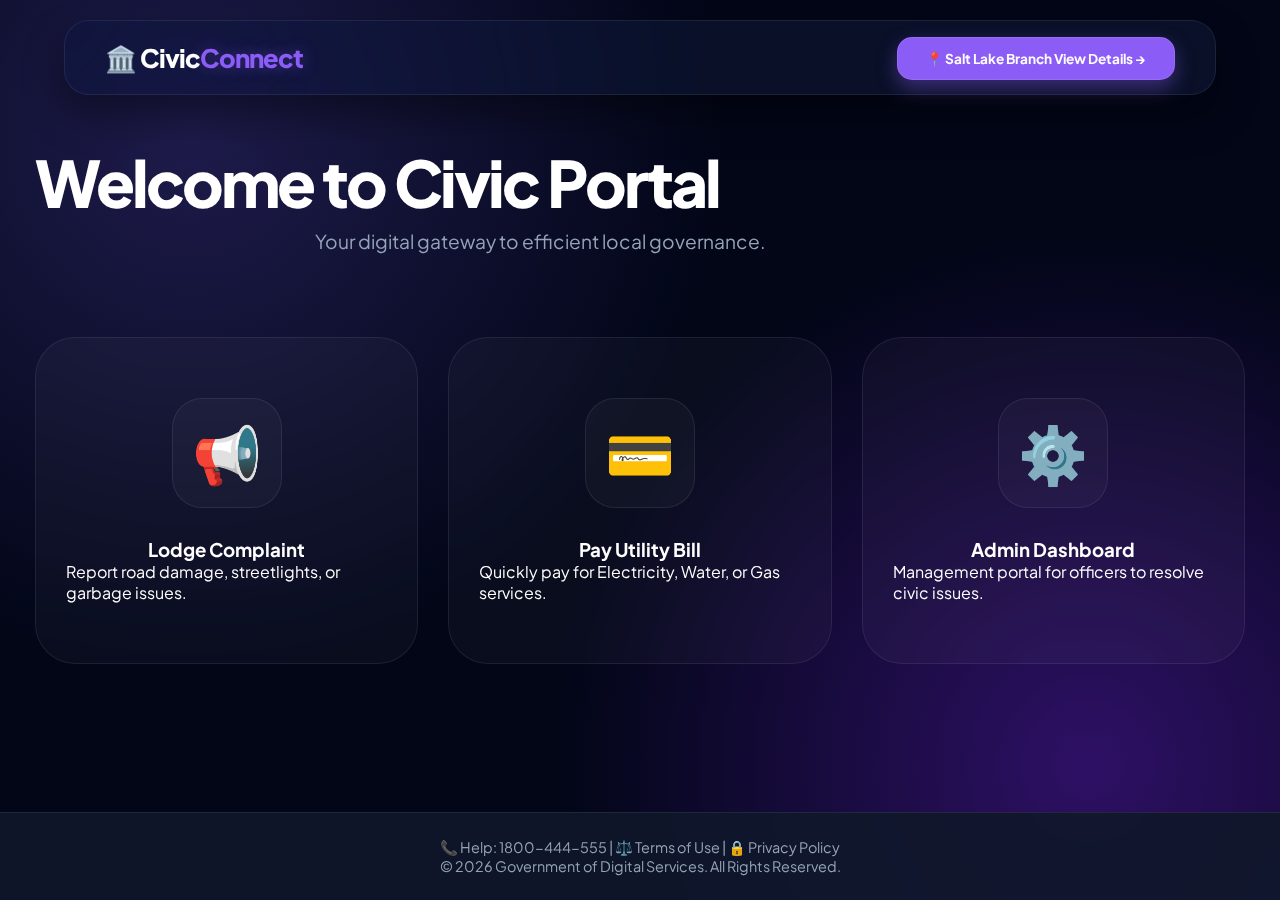
<file: index.html>
<!DOCTYPE html>
<html lang="en">
<head>
    <meta charset="UTF-8">
    <meta name="viewport" content="width=device-width, initial-scale=1.0">
    <title>CivicConnect | Smart Kiosk</title>
    <link rel="stylesheet" href="style.css">
</head>
<body>

    <nav class="navbar">
    <div class="nav-logo">🏛️ Civic<span>Connect</span></div>
    
    <div class="branch-nav-item">
        <a href="branch-info.html" class="branch-trigger-link">
            📍 Salt Lake Branch <span>View Details →</span>
        </a>
    </div>
</nav>

    <div class="kiosk-wrapper">
        <header class="hero-section">
            <h1>Welcome to Civic Portal</h1>
            <p>Your digital gateway to efficient local governance.</p>
        </header>

        <main class="menu-grid">
            <a href="complaint.html" class="service-card">
                <div class="icon-box">📢</div>
                <h3>Lodge Complaint</h3>
                <p>Report road damage, streetlights, or garbage issues.</p>
            </a>

            <a href="payment.html" class="service-card">
                <div class="icon-box">💳</div>
                <h3>Pay Utility Bill</h3>
                <p>Quickly pay for Electricity, Water, or Gas services.</p>
            </a>
            <a href="admin.html" class="service-card admin-btn">
                <div class="icon-box">⚙️</div>
                <h3>Admin Dashboard</h3>
                <p>Management portal for officers to resolve civic issues.</p>
            </a>
        </main>
    </div>

    <footer class="footer">
        <div class="footer-links">
            <span>📞 Help: 1800-444-555</span> | 
            <span>⚖️ Terms of Use</span> | 
            <span>🔒 Privacy Policy</span>
        </div>
        <p>© 2026 Government of Digital Services. All Rights Reserved.</p>
    </footer>

    <script>
        // Function to toggle the Branch Details popup
        function toggleBranch() {
            const content = document.getElementById('branchDetails');
            content.classList.toggle('show');
        }

        // Close the dropdown if the user clicks outside of it
        window.onclick = function(event) {
            if (!event.target.matches('.branch-trigger')) {
                const dropdowns = document.getElementsByClassName("branch-content");
                for (let i = 0; i < dropdowns.length; i++) {
                    const openDropdown = dropdowns[i];
                    if (openDropdown.classList.contains('show')) {
                        openDropdown.classList.remove('show');
                    }
                }
            }
        }
    </script>
    
    <script src="script.js"></script>
</body>
</html>
</file>
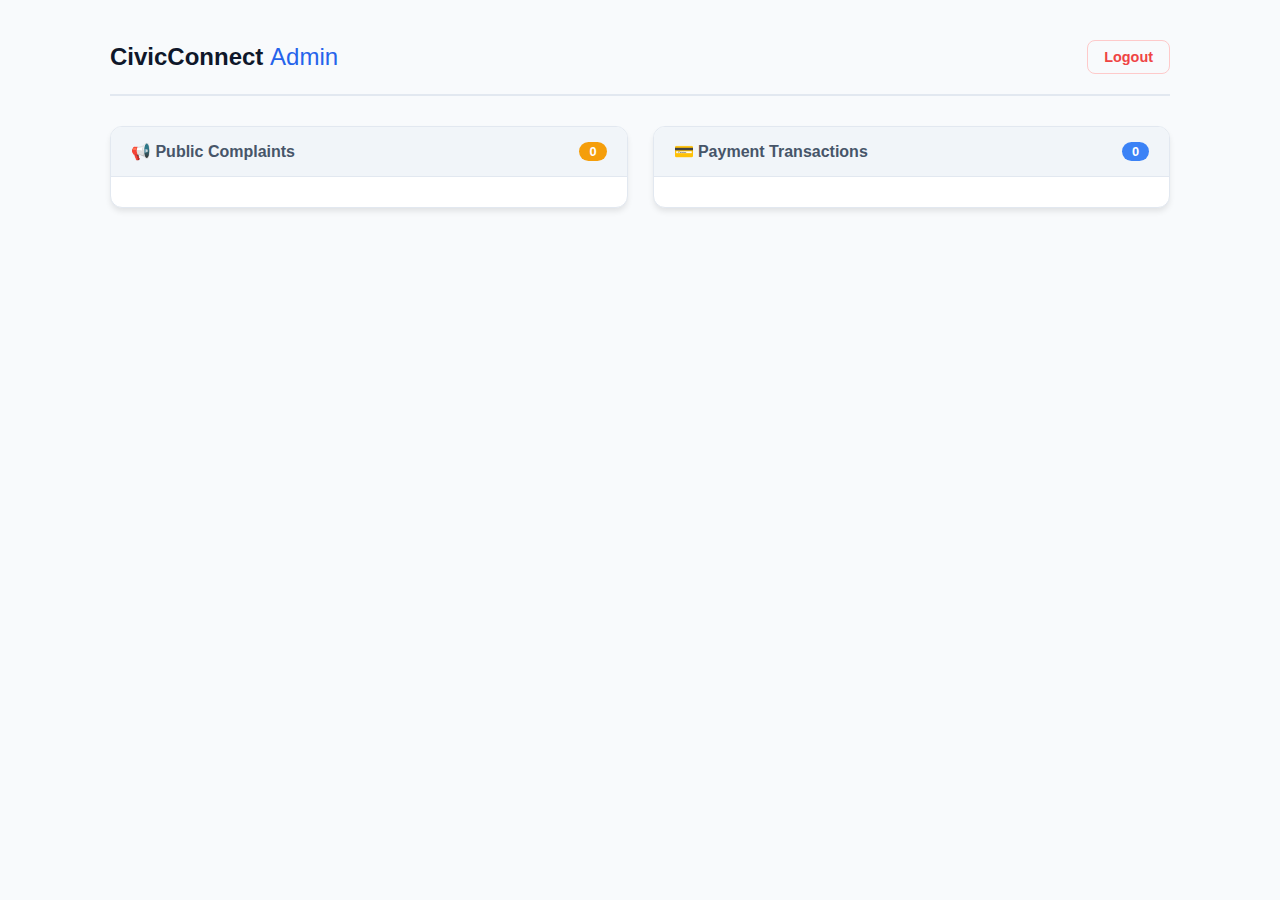
<file: admin.html>
<!DOCTYPE html>
<html lang="en">
<head>
  <meta charset="UTF-8">
  <title>Admin Dashboard | CivicConnect</title>
  <link rel="stylesheet" href="admin.css">
</head>

<body>
  <div class="admin-wrapper">
    <nav class="admin-nav">
      <h1>CivicConnect <span>Admin</span></h1>
      <a href="index.html" class="exit-btn">Logout</a>
    </nav>

    <main class="dashboard-content">
      <section class="data-card">
        <div class="card-header">
          <h3>📢 Public Complaints</h3>
          <span class="count-badge" id="complaintCount">0</span>
        </div>
        <div class="list-container">
          <ul id="complaintList">
            </ul>
        </div>
      </section>

      <section class="data-card">
        <div class="card-header">
          <h3>💳 Payment Transactions</h3>
          <span class="count-badge blue" id="paymentCount">0</span>
        </div>
        <div class="list-container">
          <ul id="paymentList">
            </ul>
        </div>
      </section>
    </main>
  </div>

  <script src="script.js"></script>
</body>
</html>
</file>
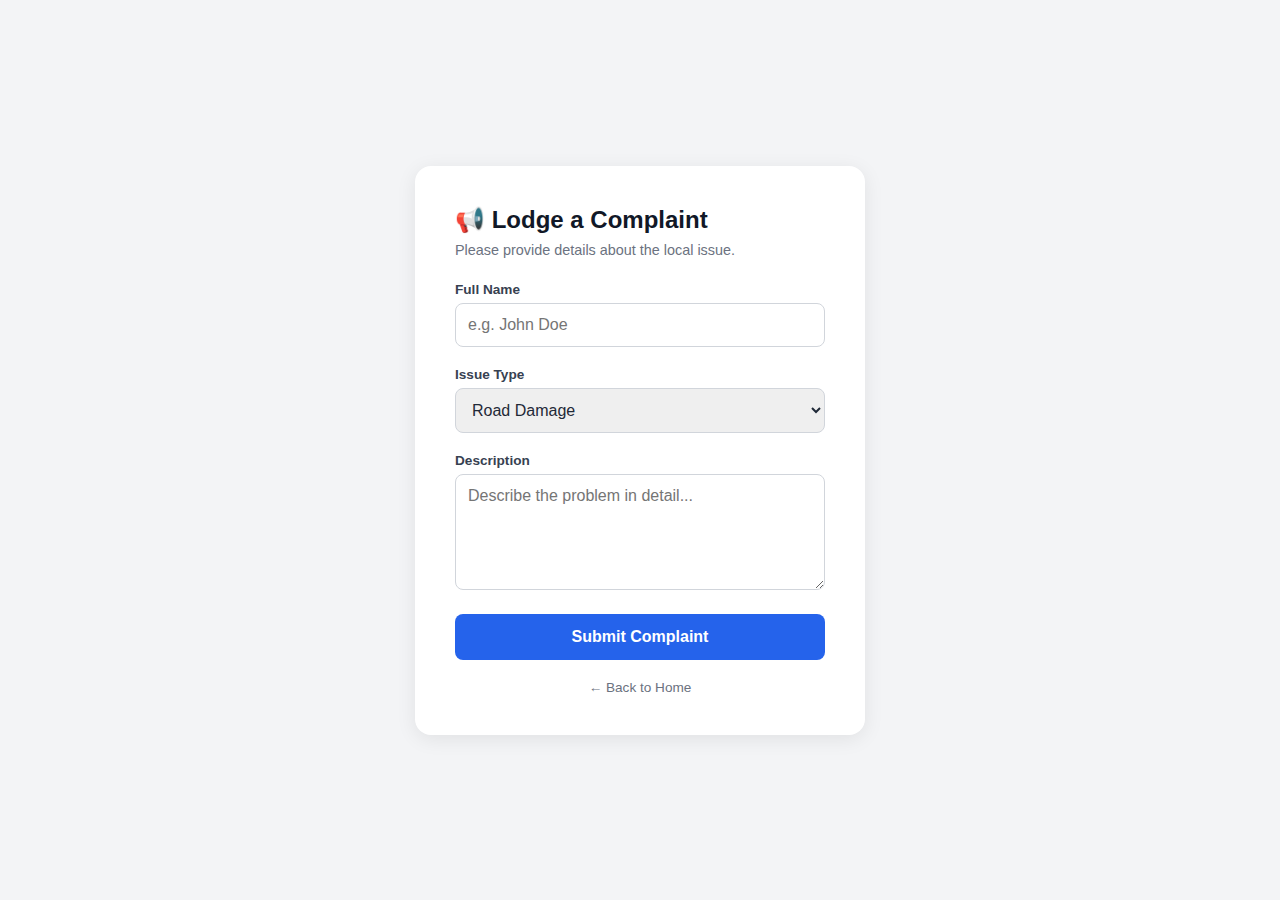
<file: complaint.html>
<!DOCTYPE html>
<html lang="en">
<head>
  <meta charset="UTF-8">
  <title>Register Complaint | CivicConnect</title>
  <link rel="stylesheet" href="complaint.css">
</head>

<body>
  <div class="form-container">
    <h2>📢 Lodge a Complaint</h2>
    <p class="subtitle">Please provide details about the local issue.</p>

    <form id="complaintForm">
      <div class="input-group">
        <label for="name">Full Name</label>
        <input type="text" id="name" placeholder="e.g. John Doe" required>
      </div>

      <div class="input-group">
        <label for="type">Issue Type</label>
        <select id="type">
          <option>Road Damage</option>
          <option>Water Leakage</option>
          <option>Street Light</option>
          <option>Garbage Disposal</option>
        </select>
      </div>

      <div class="input-group">
        <label for="description">Description</label>
        <textarea id="description" rows="5" placeholder="Describe the problem in detail..." required></textarea>
      </div>

      <button type="submit" class="submit-btn">Submit Complaint</button>
    </form>

    <p id="complaintMessage"></p>
    
    <a href="index.html" class="home-link">← Back to Home</a>
  </div>

  <script src="script.js"></script>
</body>
</html>
</file>
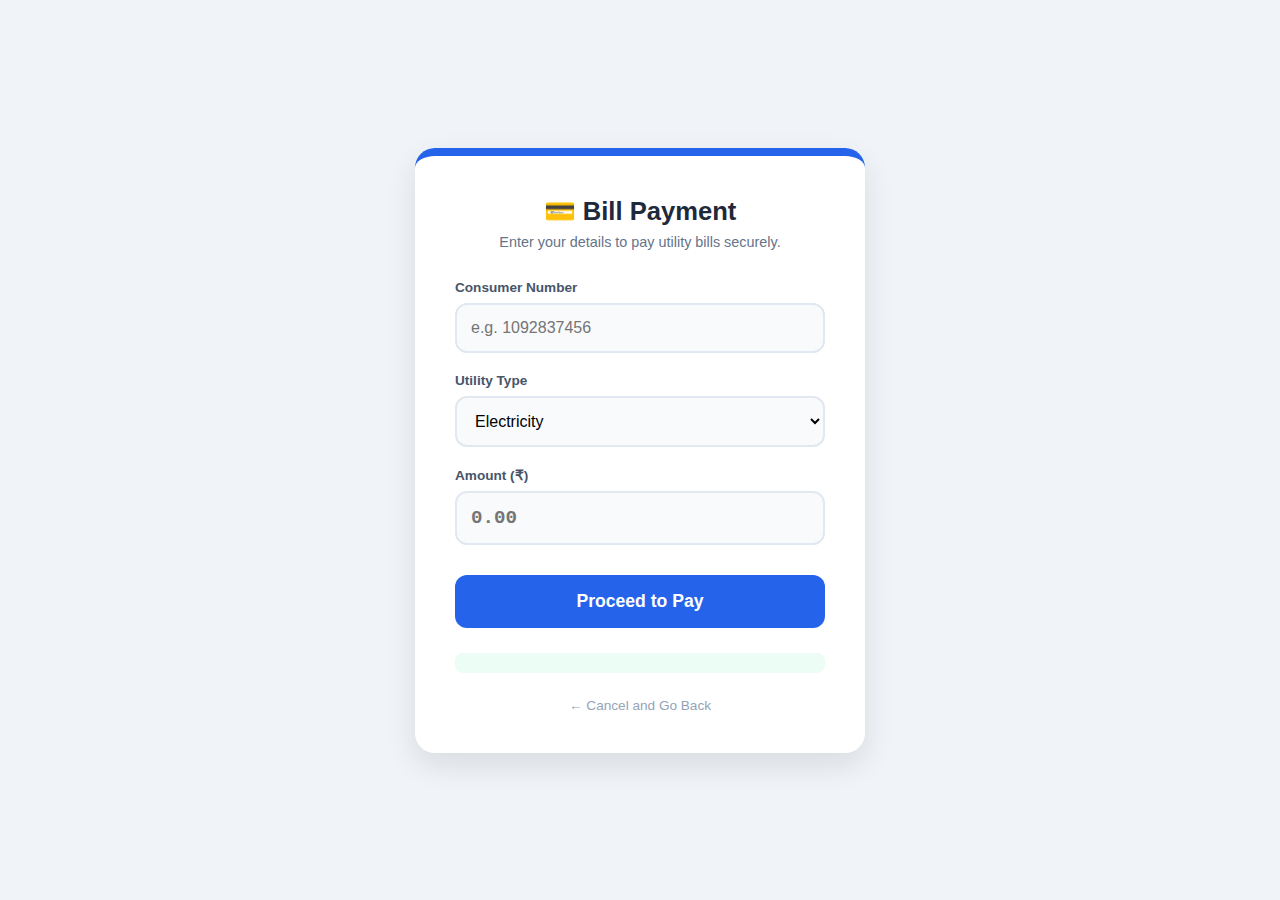
<file: payment.html>
<!DOCTYPE html>
<html lang="en">
<head>
  <meta charset="UTF-8">
  <title>Pay Bill | CivicConnect</title>
  <link rel="stylesheet" href="payment.css">
</head>

<body>
  <div class="payment-container">
    <div class="header-section">
      <h2>💳 Bill Payment</h2>
      <p class="subtitle">Enter your details to pay utility bills securely.</p>
    </div>

    <form id="paymentForm">
      <div class="field-box">
        <label for="consumerNumber">Consumer Number</label>
        <input type="text" id="consumerNumber" placeholder="e.g. 1092837456" required>
      </div>

      <div class="field-box">
        <label for="billType">Utility Type</label>
        <select id="billType">
          <option>Electricity</option>
          <option>Water</option>
          <option>Gas</option>
          <option>Property Tax</option>
        </select>
      </div>

      <div class="field-box">
        <label for="amount">Amount (₹)</label>
        <input type="number" id="amount" placeholder="0.00" min="1" required>
      </div>

      <button type="submit" class="pay-btn">Proceed to Pay</button>
    </form>

    <p id="paymentMessage"></p>
    
    <a href="index.html" class="home-btn"> ← Cancel and Go Back</a>
  </div>

  <script src="script.js"></script>
</body>
</html>
</file>
<file: style.css>
/* --- Elite Global style.css (Heavy-Duty Edition) --- */
@import url('https://fonts.googleapis.com/css2?family=Plus+Jakarta+Sans:wght@400;600;800&display=swap');

:root {
    --primary: #8b5cf6; /* Matches branch.css */
    --primary-glow: rgba(139, 92, 246, 0.4);
    --navy: #020617; /* High-contrast navy */
    --bg-light: #0f172a; 
    --white: #ffffff;
    --text-muted: #94a3b8;
    --glass: rgba(255, 255, 255, 0.03);
    --glass-border: rgba(255, 255, 255, 0.08);
}

* {
    margin: 0;
    padding: 0;
    box-sizing: border-box;
    font-family: 'Plus Jakarta Sans', system-ui, -apple-system, sans-serif;
}

body {
    /* Radial gradients from branch.css */
    background-color: var(--navy);
    background-image: radial-gradient(circle at 15% 15%, #1e1b4b 0%, transparent 40%),
                      radial-gradient(circle at 85% 85%, #2e1065 0%, transparent 40%);
    color: var(--white);
    padding-top: 110px; 
    padding-bottom: 90px; 
    min-height: 100vh;
    overflow-x: hidden;
    -webkit-font-smoothing: antialiased;
}

/* --- 🏛️ Floating Glass Navbar --- */
.navbar {
    position: fixed;
    top: 20px; 
    left: 50%;
    transform: translateX(-50%);
    width: 90%; 
    max-width: 1200px;
    height: 75px;
    background: rgba(15, 23, 42, 0.6);
    backdrop-filter: blur(20px) saturate(180%);
    border: 1px solid var(--glass-border);
    display: flex;
    justify-content: space-between;
    align-items: center;
    padding: 0 40px;
    box-shadow: 0 20px 40px rgba(0, 0, 0, 0.4);
    border-radius: 25px; 
    z-index: 1000;
    animation: navSlideDown 1s cubic-bezier(0.19, 1, 0.22, 1) both;
}

@keyframes navSlideDown {
    from { transform: translate(-50%, -100px); opacity: 0; }
    to { transform: translate(-50%, 0); opacity: 1; }
}

.nav-logo { 
    font-size: 1.6rem; 
    font-weight: 800; 
    color: var(--white); 
    letter-spacing: -1px;
}

.nav-logo span { 
    color: var(--primary); 
    text-shadow: 0 0 15px var(--primary-glow);
}

/* Branch Link (Heavy Styling) */
.branch-trigger-link {
    text-decoration: none;
    background: var(--primary);
    color: var(--white);
    padding: 12px 28px;
    border-radius: 15px;
    font-weight: 700;
    font-size: 0.85rem;
    box-shadow: 0 8px 20px var(--primary-glow);
    transition: all 0.4s cubic-bezier(0.175, 0.885, 0.32, 1.275);
    border: 1px solid rgba(255,255,255,0.1);
}

.branch-trigger-link:hover {
    transform: translateY(-3px) scale(1.05);
    filter: brightness(1.2);
}

/* --- 🚀 Main Layout & Hero --- */
.kiosk-wrapper {
    max-width: 1250px; 
    margin: 0 auto;
    padding: 40px 20px;
}

.hero-section {
    margin-bottom: 60px;
    animation: fadeIn 0.8s ease-out;
}

/* Heavy Typography from branch.css */
.hero-section h1 {
    font-size: 4rem;
    font-weight: 800;
    margin-bottom: 12px;
    color: var(--white);
    letter-spacing: -3px;
    line-height: 1;
}

.hero-section p {
    color: var(--text-muted);
    font-size: 1.2rem;
    max-width: 650px;
    margin: 0 auto;
    line-height: 1.6;
}

/* --- 📦 3-Column Bento Grid --- */
.menu-grid {
    display: grid;
    grid-template-columns: repeat(3, 1fr); 
    gap: 30px;
    padding: 20px 0;
}

.service-card {
    background: var(--glass);
    backdrop-filter: blur(15px);
    padding: 60px 30px;
    border-radius: 40px; 
    text-decoration: none;
    color: white;
    display: flex;
    flex-direction: column;
    align-items: center;
    border: 1px solid var(--glass-border);
    transition: 0.5s cubic-bezier(0.2, 0.8, 0.2, 1); 
    position: relative;
    overflow: hidden;
}

.service-card:hover {
    transform: translateY(-15px) scale(1.02);
    box-shadow: 0 30px 60px rgba(0,0,0,0.5), 0 0 20px var(--primary-glow);
    border-color: var(--primary);
}

/* Holographic Icon Box */
.icon-box {
    font-size: 3.5rem;
    margin-bottom: 30px;
    background: rgba(255,255,255,0.03);
    width: 110px;
    height: 110px;
    display: flex;
    align-items: center;
    justify-content: center;
    border-radius: 30px;
    transition: 0.4s;
    border: 1px solid var(--glass-border);
}

.service-card:hover .icon-box {
    background: var(--primary);
    color: var(--white);
    transform: scale(1.1) rotate(5deg);
    box-shadow: 0 0 30px var(--primary-glow);
}

/* --- 📡 History & Marquee (Heavy Mode) --- */
.history-section {
    padding: 80px 0;
    background: rgba(0,0,0,0.2);
}

.marquee-window {
    width: 100%;
    overflow: hidden;
    padding: 30px 0;
    background: var(--glass);
    border-radius: 40px;
    backdrop-filter: blur(10px);
    border: 1px solid var(--glass-border);
}

@keyframes scrollSlide {
    0% { transform: translateX(0); }
    100% { transform: translateX(-50%); } /* Jumps back seamlessly if data is tripled in JS */
}

.marquee-track {
    display: flex;
    gap: 30px;
    width: max-content;
    animation: scrollSlide 30s linear infinite;
}

.history-card {
    min-width: 320px;
    background: rgba(255,255,255,0.05);
    padding: 30px;
    border-radius: 30px;
    border-top: 5px solid var(--primary); /* Success Purple */
    box-shadow: 0 10px 30px rgba(0,0,0,0.2);
    border-left: 1px solid var(--glass-border);
    border-right: 1px solid var(--glass-border);
    text-align: left;
}

/* --- 🛡️ Footer Styles --- */
.footer {
    position: fixed;
    bottom: 0; 
    width: 100%;
    background: rgba(15, 23, 42, 0.9);
    backdrop-filter: blur(10px);
    color: var(--text-muted);
    text-align: center;
    padding: 25px 0;
    font-size: 0.9rem;
    border-top: 1px solid var(--glass-border);
    z-index: 1000;
}

/* --- 📱 Responsive Breakpoints --- */
@media (max-width: 1024px) {
    .menu-grid { grid-template-columns: repeat(2, 1fr); }
    .hero-section h1 { font-size: 3rem; letter-spacing: -2px; }
}

@media (max-width: 700px) {
    .menu-grid { grid-template-columns: 1fr; }
    .navbar { width: 95%; padding: 0 20px; border-radius: 20px; }
}

/* --- Elite Intro Overlay --- */
.intro-overlay {
    position: fixed;
    inset: 0;
    background: var(--navy);
    display: flex;
    align-items: center;
    justify-content: center;
    z-index: 9999; /* Higher than navbar */
    transition: opacity 1s cubic-bezier(0.4, 0, 0.2, 1), visibility 1s;
    background-image: radial-gradient(circle at center, #1e1b4b 0%, var(--navy) 70%);
}

.intro-content {
    text-align: center;
    animation: pulseEntry 1.5s ease-out;
}

@keyframes pulseEntry {
    from { opacity: 0; transform: scale(0.9); filter: blur(10px); }
    to { opacity: 1; transform: scale(1); filter: blur(0); }
}

.intro-logo {
    font-size: 4rem;
    font-weight: 800;
    letter-spacing: -2px;
    margin-bottom: 30px;
}

.intro-logo span {
    color: var(--primary);
    text-shadow: 0 0 30px var(--primary-glow);
}

/* --- ⏳ 5-Second Progress Bar Logic --- */
.progress-container {
    width: 300px;
    height: 4px;
    background: rgba(255, 255, 255, 0.1);
    border-radius: 10px;
    margin: 20px auto;
    overflow: hidden;
}

.progress-bar {
    width: 0%;
    height: 100%;
    background: var(--primary);
    box-shadow: 0 0 15px var(--primary-glow);
    /* Animates for exactly 5 seconds */
    animation: loadProgress 5s linear forwards; 
}

@keyframes loadProgress {
    to { width: 100%; }
}

.intro-tagline {
    font-size: 0.8rem;
    color: #94a3b8;
    text-transform: uppercase;
    letter-spacing: 3px;
    margin-top: 20px;
}

/* --- 👋 Exit State --- */
.intro-hidden {
    opacity: 0;
    visibility: hidden;
    pointer-events: none;
}
</file>
<file: admin.css>
/* --- admin.css --- */

* {
  margin: 0;
  padding: 0;
  box-sizing: border-box;
  font-family: 'Segoe UI', Tahoma, sans-serif;
}

body {
  background-color: #f8fafc;
  color: #334155;
}

.admin-wrapper {
  max-width: 1100px;
  margin: 0 auto;
  padding: 20px;
}

/* --- Navigation --- */
.admin-nav {
  display: flex;
  justify-content: space-between;
  align-items: center;
  padding: 20px 0;
  margin-bottom: 30px;
  border-bottom: 2px solid #e2e8f0;
}

.admin-nav h1 {
  font-size: 1.5rem;
  color: #0f172a;
}

.admin-nav h1 span {
  color: #2563eb;
  font-weight: 400;
}

.exit-btn {
  text-decoration: none;
  color: #ef4444;
  font-weight: 600;
  font-size: 0.9rem;
  padding: 8px 16px;
  border: 1px solid #fecaca;
  border-radius: 8px;
  transition: all 0.2s;
}

.exit-btn:hover {
  background: #fef2f2;
}

/* --- Dashboard Grid --- */
.dashboard-content {
  display: grid;
  grid-template-columns: 1fr 1fr;
  gap: 25px;
}

.data-card {
  background: white;
  border-radius: 12px;
  box-shadow: 0 4px 6px -1px rgba(0, 0, 0, 0.1);
  overflow: hidden;
  border: 1px solid #e2e8f0;
}

.card-header {
  padding: 15px 20px;
  background: #f1f5f9;
  display: flex;
  justify-content: space-between;
  align-items: center;
  border-bottom: 1px solid #e2e8f0;
}

.card-header h3 {
  font-size: 1rem;
  color: #475569;
}

.count-badge {
  background: #f59e0b;
  color: white;
  padding: 2px 10px;
  border-radius: 20px;
  font-size: 0.8rem;
  font-weight: bold;
}

.count-badge.blue {
  background: #3b82f6;
}

/* --- List Items --- */
.list-container {
  max-height: 500px;
  overflow-y: auto;
  padding: 15px;
}

ul {
  list-style: none;
}

li {
  padding: 15px;
  background: #ffffff;
  border: 1px solid #f1f5f9;
  border-radius: 8px;
  margin-bottom: 12px;
  font-size: 0.9rem;
  line-height: 1.5;
  transition: transform 0.1s;
}

li:hover {
  border-color: #cbd5e1;
  transform: translateX(4px);
}

/* Label Styling inside list */
li b {
  color: #1e293b;
  display: block;
  font-size: 0.75rem;
  text-transform: uppercase;
  letter-spacing: 0.05em;
  margin-bottom: 4px;
}
</file>
<file: payment.css>
/* --- payment.css --- */

* {
  margin: 0;
  padding: 0;
  box-sizing: border-box;
  font-family: 'Segoe UI', sans-serif;
}

body {
  background-color: #f0f4f8; /* Soft blue-gray background */
  display: flex;
  justify-content: center;
  align-items: center;
  min-height: 100vh;
  padding: 20px;
}

.payment-container {
  background: #ffffff;
  padding: 40px;
  border-radius: 20px;
  width: 100%;
  max-width: 450px;
  box-shadow: 0 12px 30px rgba(0, 0, 0, 0.1);
  border-top: 8px solid #2563eb; /* Blue accent at the top */
}

.header-section {
  text-align: center;
  margin-bottom: 30px;
}

h2 {
  color: #1e293b;
  font-size: 1.6rem;
  margin-bottom: 8px;
}

.subtitle {
  color: #64748b;
  font-size: 0.9rem;
}

/* Form Layout */
.field-box {
  margin-bottom: 20px;
}

label {
  display: block;
  font-size: 0.85rem;
  font-weight: 600;
  color: #475569;
  margin-bottom: 8px;
}

input, select {
  width: 100%;
  padding: 14px;
  border: 2px solid #e2e8f0;
  border-radius: 12px;
  font-size: 1rem;
  background-color: #f8fafc;
  transition: all 0.2s ease;
}

input:focus, select:focus {
  border-color: #2563eb;
  background-color: #ffffff;
  outline: none;
  box-shadow: 0 0 0 4px rgba(37, 99, 235, 0.1);
}

/* Amount Input Specifics */
input[type="number"] {
  font-family: 'Courier New', Courier, monospace;
  font-weight: bold;
  font-size: 1.2rem;
  color: #1e293b;
}

/* The Big Payment Button */
.pay-btn {
  width: 100%;
  padding: 16px;
  background-color: #2563eb;
  color: white;
  border: none;
  border-radius: 12px;
  font-size: 1.1rem;
  font-weight: 700;
  cursor: pointer;
  transition: background 0.3s;
  margin-top: 10px;
}

.pay-btn:hover {
  background-color: #1d4ed8;
  transform: translateY(-1px);
}

.pay-btn:active {
  transform: translateY(0);
}

/* Success Message */
#paymentMessage {
  margin-top: 25px;
  text-align: center;
  color: #059669;
  font-weight: 600;
  padding: 10px;
  background: #ecfdf5;
  border-radius: 8px;
}

/* Navigation */
.home-btn {
  display: block;
  text-align: center;
  margin-top: 25px;
  color: #94a3b8;
  text-decoration: none;
  font-size: 0.85rem;
}

.home-btn:hover {
  color: #2563eb;
  text-decoration: underline;
}
</file>
<file: complaint.css>
/* --- complaint.css --- */

/* Basic Reset */
* {
  margin: 0;
  padding: 0;
  box-sizing: border-box;
  font-family: 'Inter', sans-serif; /* A clean, modern font */
}

body {
  background-color: #f3f4f6; /* Light gray background */
  display: flex;
  justify-content: center;
  align-items: center;
  min-height: 100vh;
  padding: 20px;
}

/* Form Card Container */
.form-container {
  background: #ffffff;
  padding: 40px;
  border-radius: 16px;
  width: 100%;
  max-width: 450px;
  box-shadow: 0 4px 20px rgba(0, 0, 0, 0.08);
  text-align: left;
}

h2 {
  color: #111827;
  margin-bottom: 8px;
  font-size: 1.5rem;
}

.subtitle {
  color: #6b7280;
  margin-bottom: 24px;
  font-size: 0.9rem;
}

/* Input Groups */
.input-group {
  margin-bottom: 20px;
}

label {
  display: block;
  font-size: 0.85rem;
  font-weight: 600;
  color: #374151;
  margin-bottom: 6px;
}

input, select, textarea {
  width: 100%;
  padding: 12px;
  border: 1px solid #d1d5db;
  border-radius: 8px;
  font-size: 1rem;
  color: #1f2937;
  transition: border-color 0.2s;
}

input:focus, select:focus, textarea:focus {
  border-color: #2563eb; /* Blue highlight */
  outline: none;
  box-shadow: 0 0 0 3px rgba(37, 99, 235, 0.1);
}

/* Submit Button */
.submit-btn {
  width: 100%;
  padding: 14px;
  background-color: #2563eb;
  color: white;
  border: none;
  border-radius: 8px;
  font-size: 1rem;
  font-weight: 600;
  cursor: pointer;
  transition: background-color 0.2s;
}

.submit-btn:hover {
  background-color: #1d4ed8;
}

/* Feedback Message */
#complaintMessage {
  margin-top: 20px;
  text-align: center;
  font-weight: 500;
  color: #059669; /* Green for success */
}

/* Navigation Link */
.home-link {
  display: block;
  text-align: center;
  margin-top: 20px;
  color: #6b7280;
  text-decoration: none;
  font-size: 0.85rem;
}

.home-link:hover {
  color: #2563eb;
  text-decoration: underline;
}
</file>
